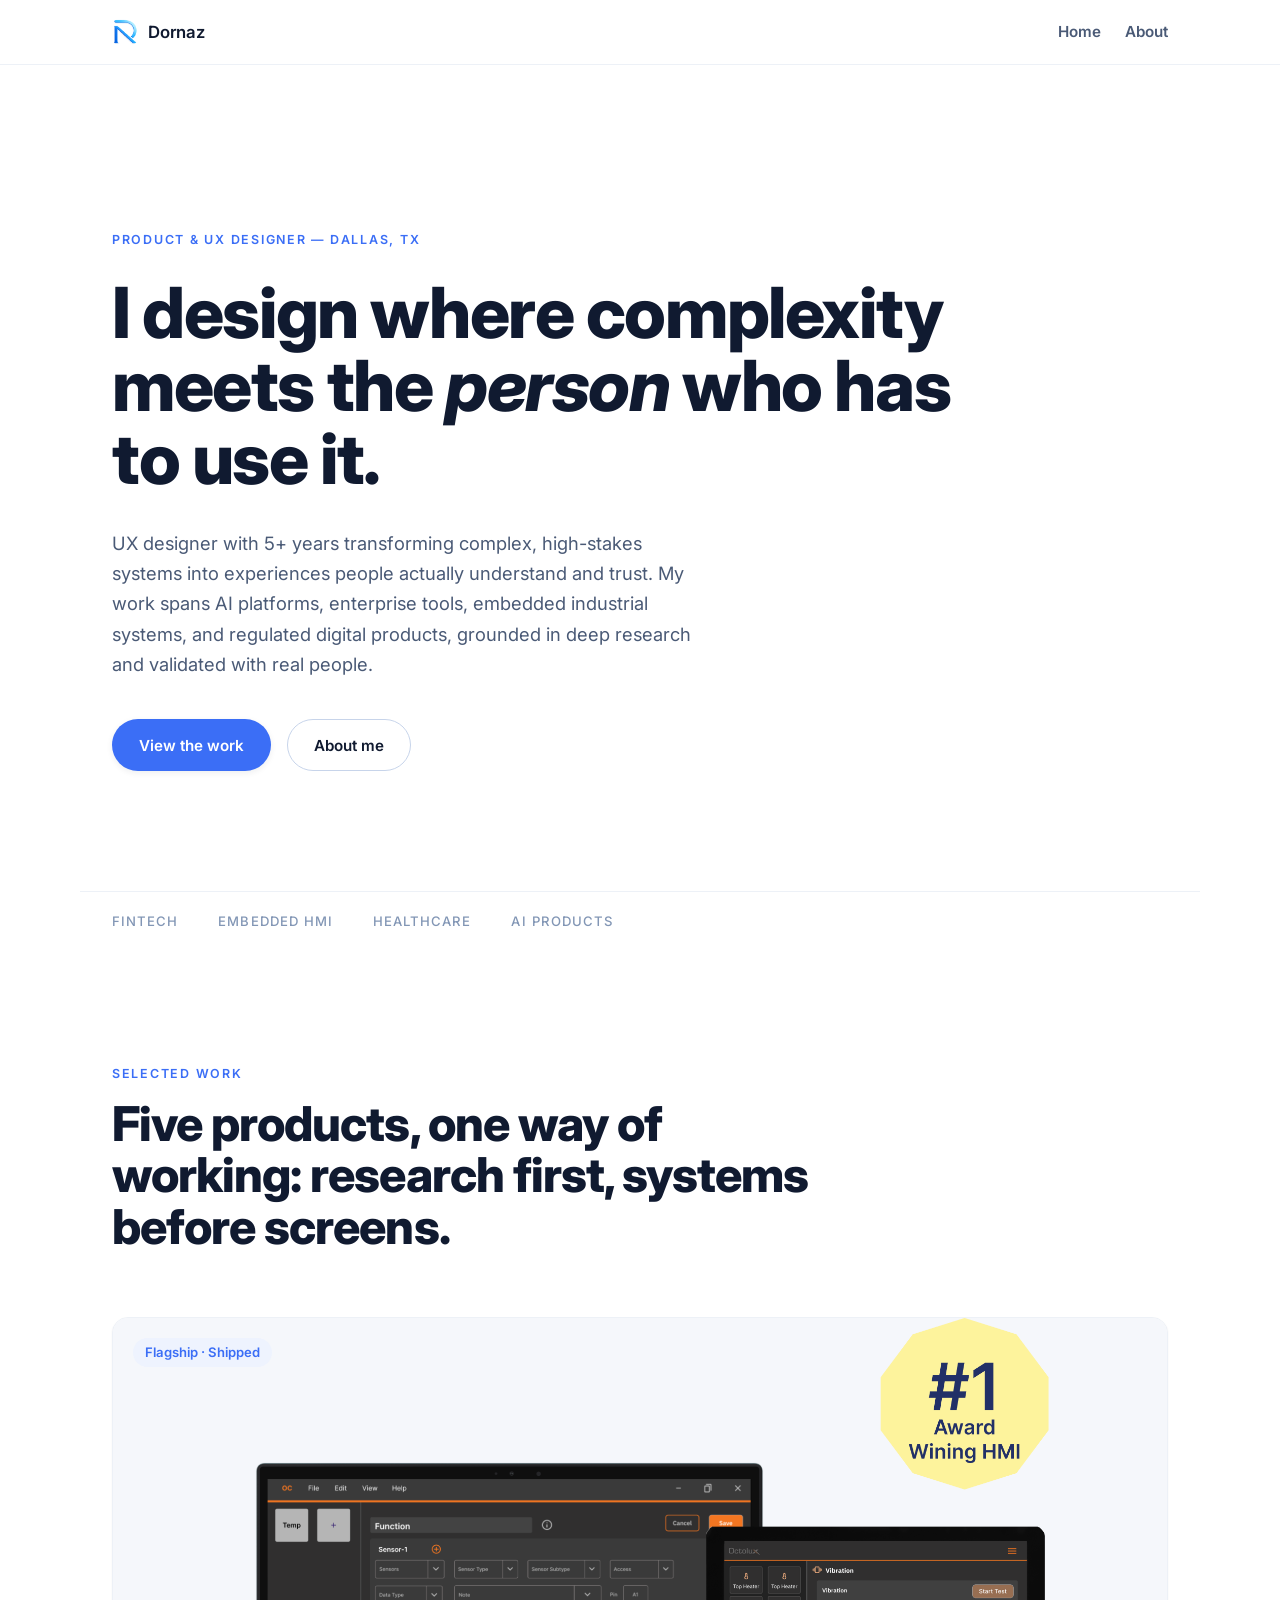
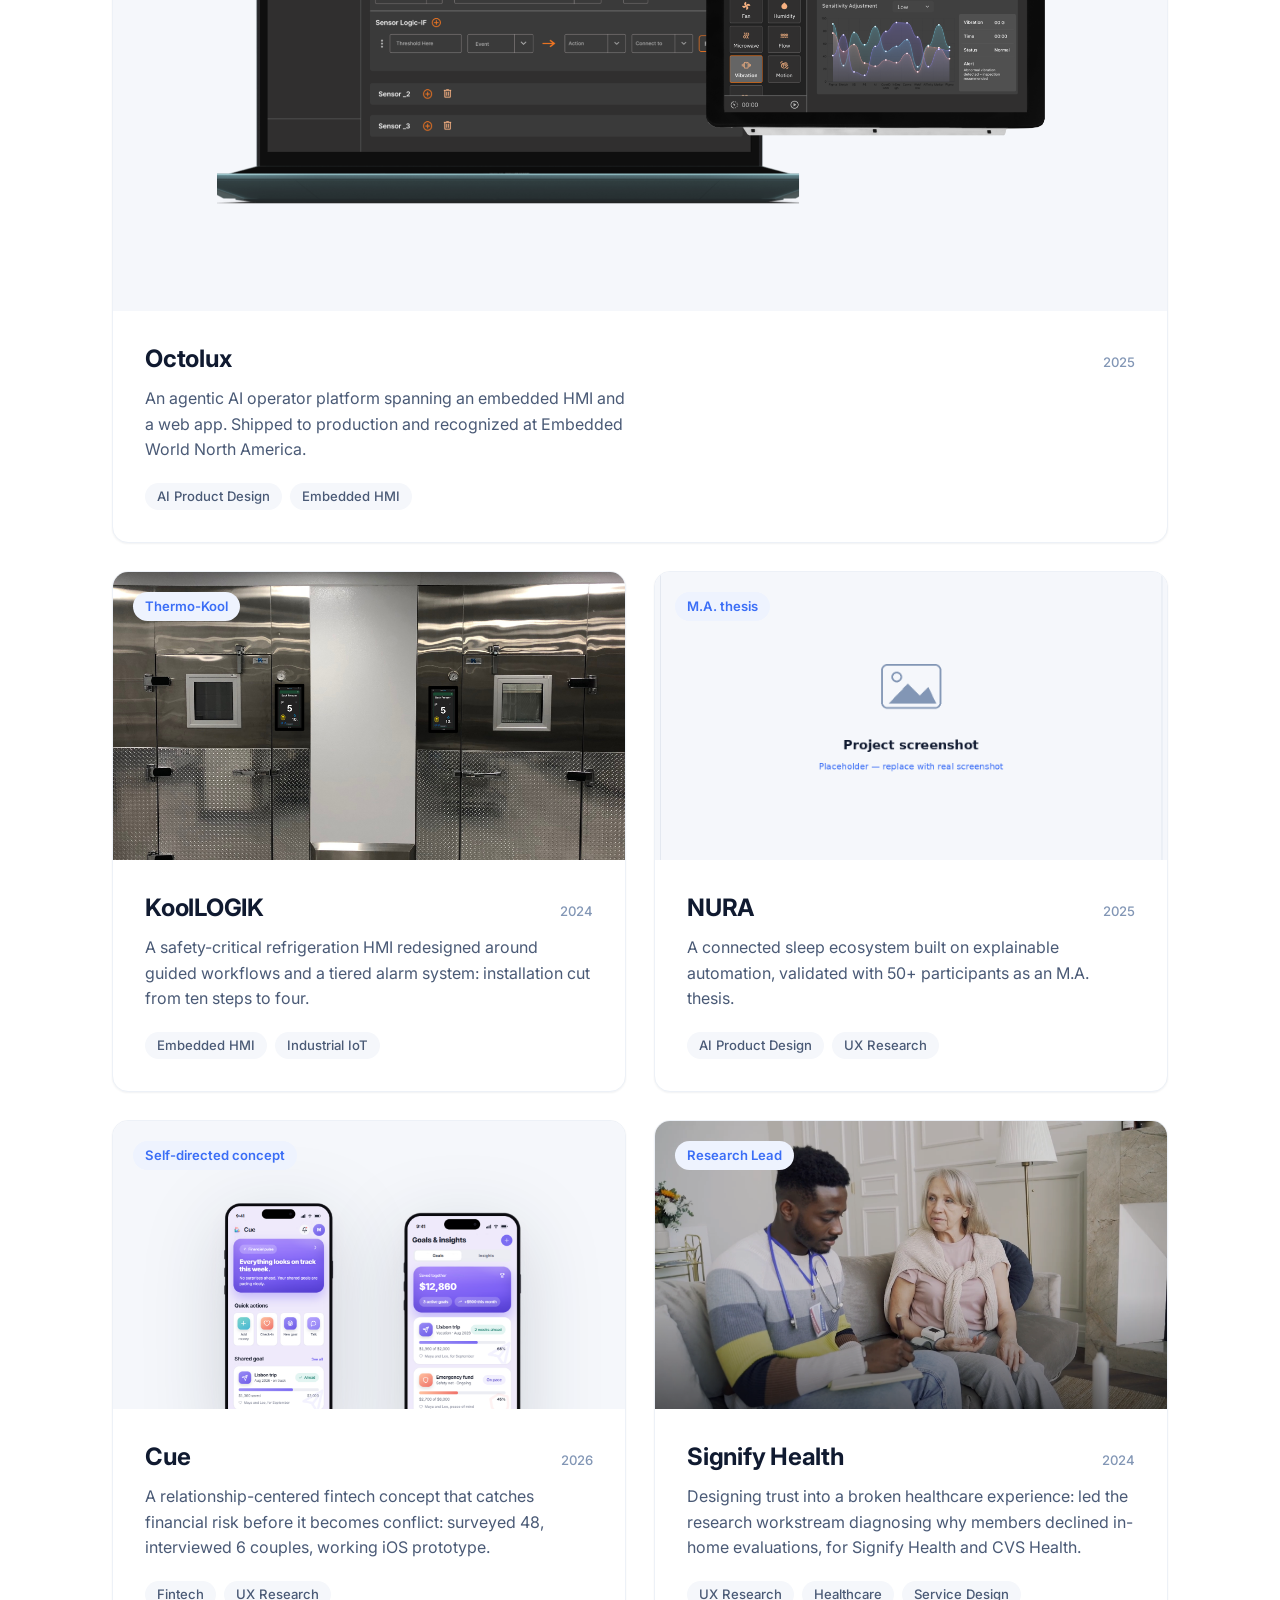
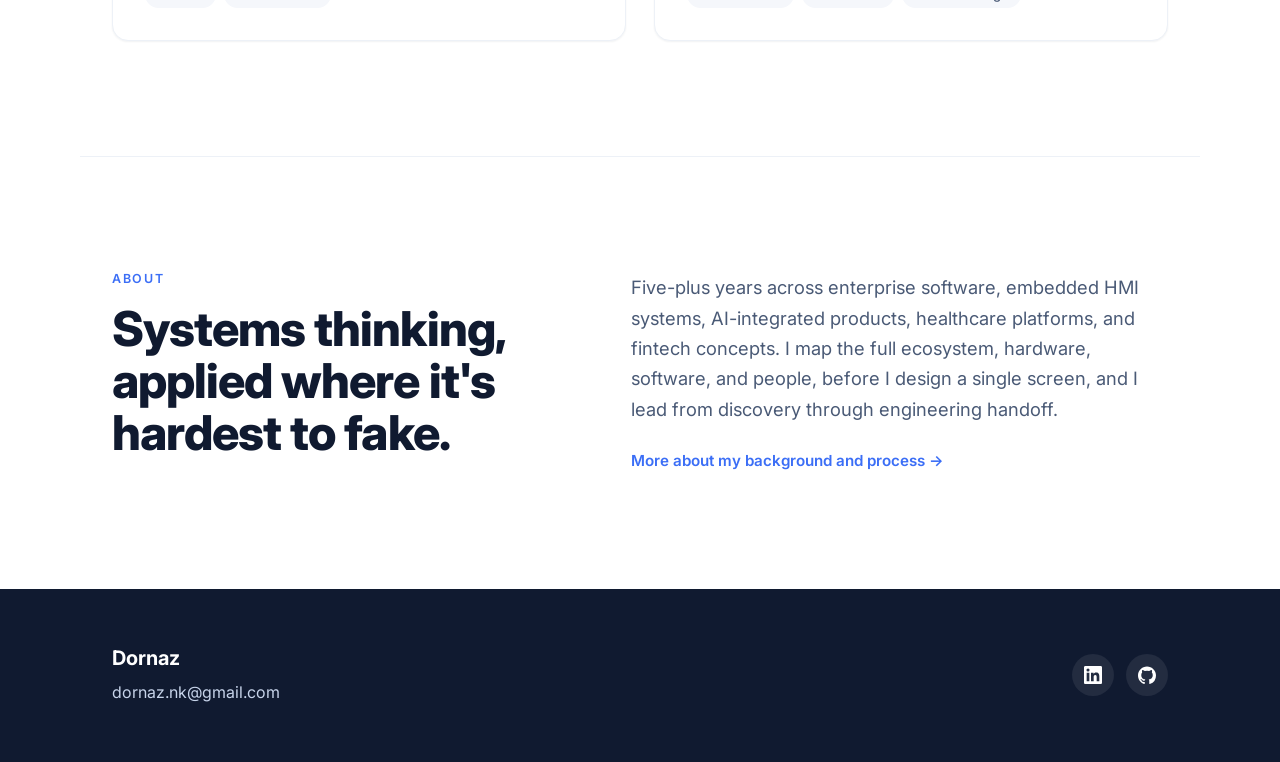
<file: index.html>
<!DOCTYPE html>
<html lang="en">
<head>
<meta charset="utf-8">
<meta name="viewport" content="width=device-width, initial-scale=1">
<title>Dornaz Niknezhad — Product &amp; UX Designer</title>
<link rel="canonical" href="Home.dc.html">
<meta http-equiv="refresh" content="0; url=Home.dc.html">
<script>location.replace("Home.dc.html" + location.hash);</script>
<style>body{font-family:system-ui,-apple-system,Segoe UI,Roboto,sans-serif;margin:0;display:grid;place-items:center;min-height:100vh;color:#101a30}</style>
</head>
<body>
<p>Redirecting to the portfolio… <a href="Home.dc.html">Enter</a></p>
</body>
</html>
</file>
